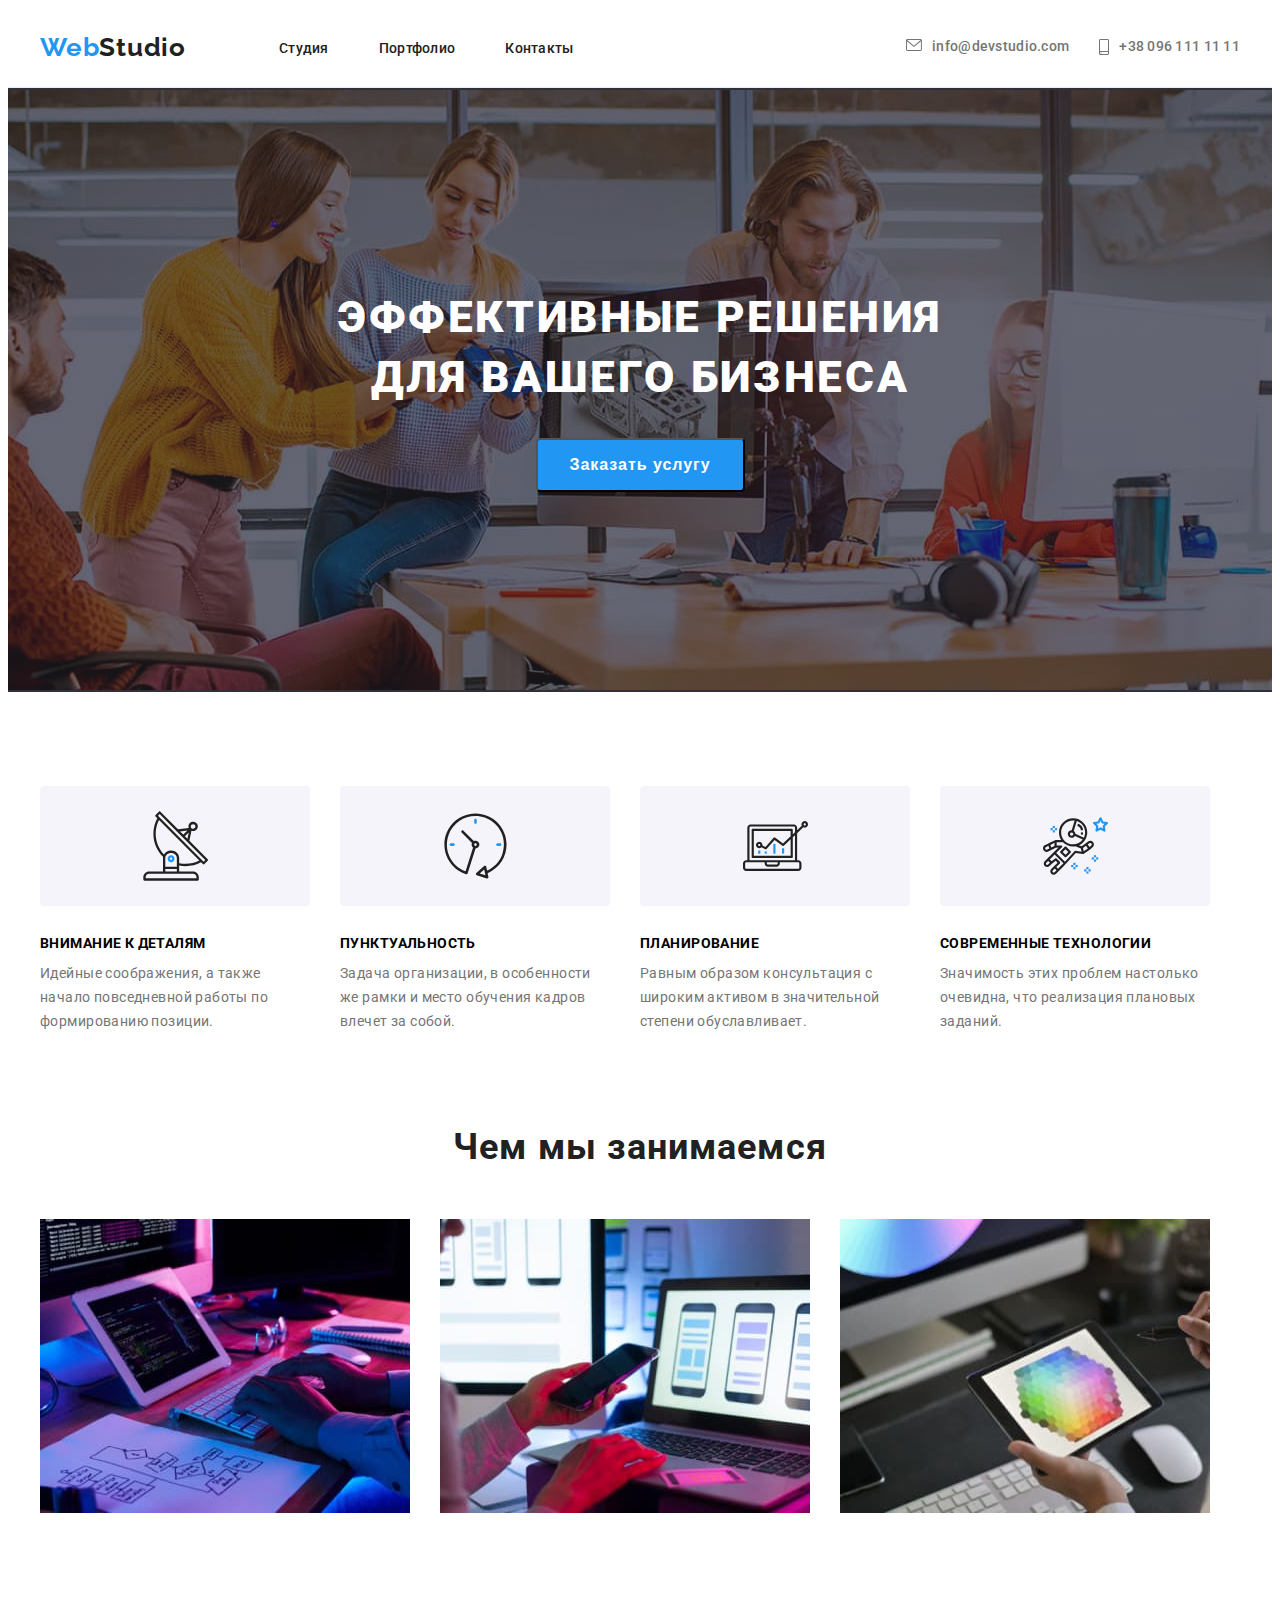
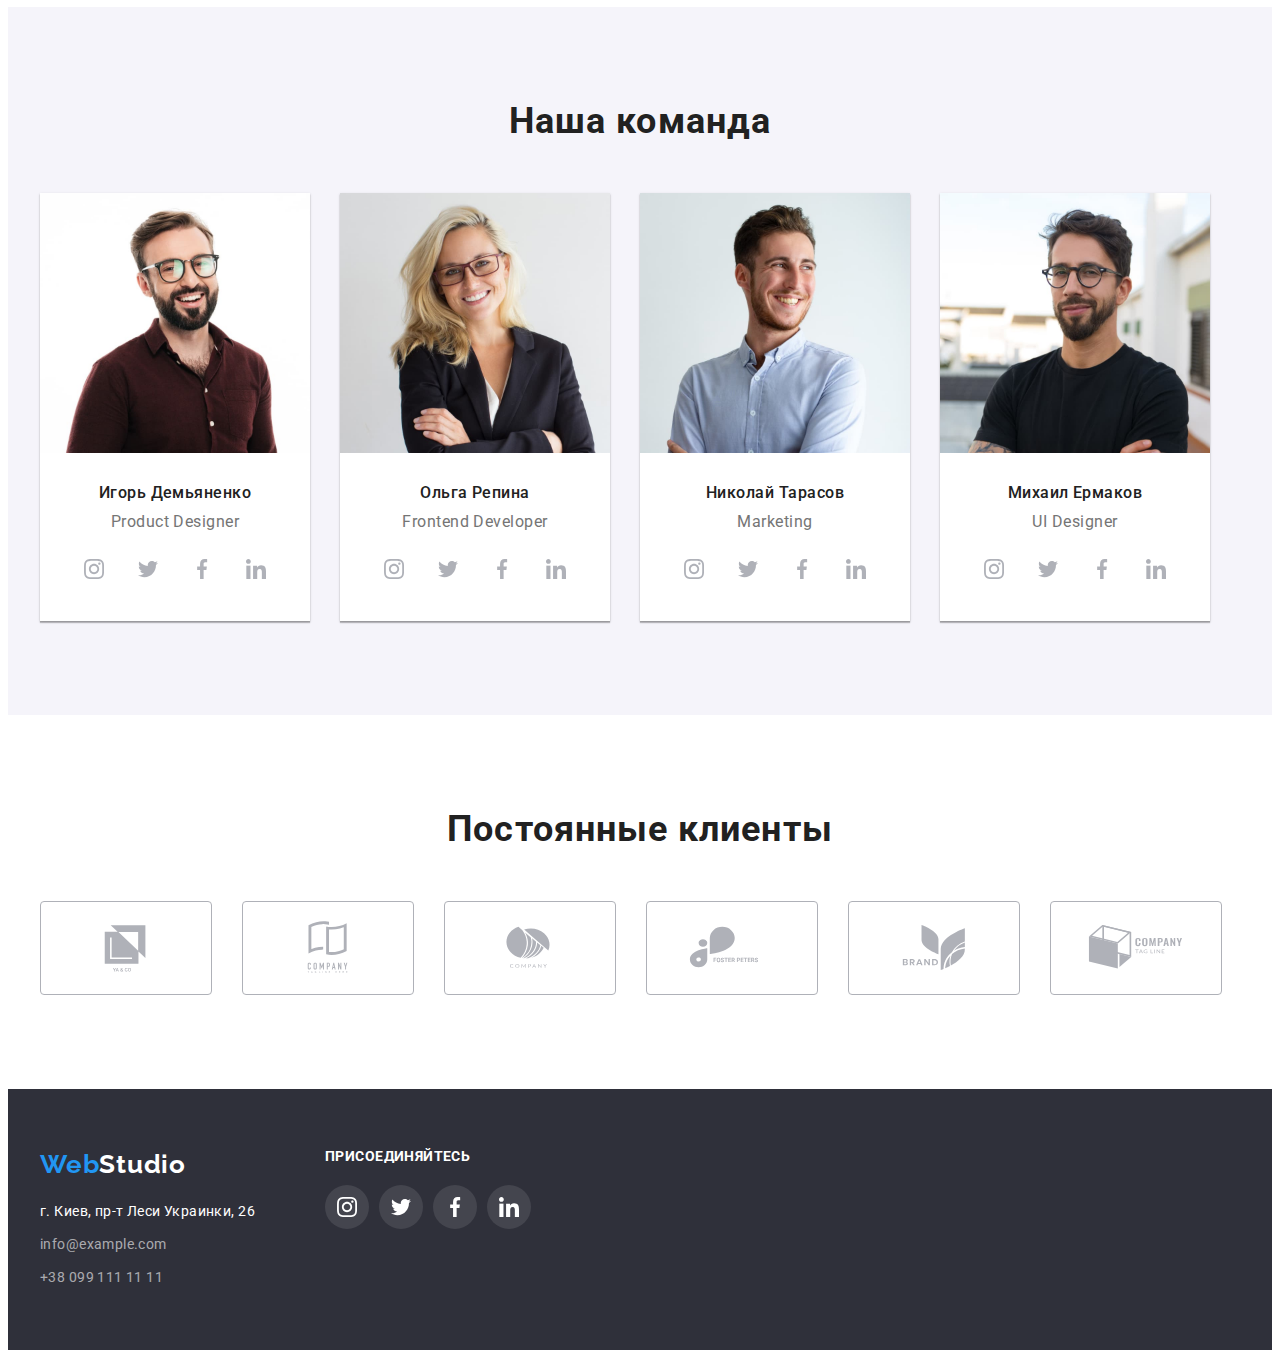
<file: index.html>
<!DOCTYPE html>
<html lang="en">
<head>
    <meta charset="UTF-8">
    <meta http-equiv="X-UA-Compatible" content="IE=edge">
    <meta name="viewport" content="width=device-width, initial-scale=1.0">
    <title>Business</title>

    <link rel="stylesheet" href="https://cdnjs.cloudflare.com/ajax/libs/modern-normalize/1.1.0/modern-normalize.min.css" integrity="sha512-wpPYUAdjBVSE4KJnH1VR1HeZfpl1ub8YT/NKx4PuQ5NmX2tKuGu6U/JRp5y+Y8XG2tV+wKQpNHVUX03MfMFn9Q==" crossorigin="anonymous" referrerpolicy="no-referrer" />
    <link rel="preconnect" href="https://fonts.googleapis.com">
    <link rel="preconnect" href="https://fonts.gstatic.com" crossorigin>
    <link href="https://fonts.googleapis.com/css2?family=Raleway:wght@700&family=Roboto:wght@400;500;700;900&display=swap" rel="stylesheet">
    <link rel="stylesheet" href="./css/styles.css"/>

</head>
<body>
    <header class="header">
        <div class="conteiner">
                <a href="Веб студия" class="header-logo">Web<span class="cange">Studio</span></a>
        <ul class="header-list dot-non">
            <li class="header-link"><a href="Студия" class="header-mouse">Студия</a></li>
            <li class="header-link"><a href="./portfolio.html" class="header-mouse">Портфолио</a></li>
            <li class="header-link"><a href="Контакт" class="header-mouse">Контакты</a></li>
        </ul>
        <div class="header-contakt">
    <a href="mailto:info@devstudio.com" class="header-adress">
     <svg class="header-icon-ramm" width="16" height="12">
        <use href="./picture/symbol-defs.svg#icon-envelope"></use>
     </svg>
     info@devstudio.com
    </a>
    <a class="header-tel" href="tel:+380961111111">
     <svg class="header-icon-ramt" width="10" height="16">
        <use href="./picture/symbol-defs.svg#icon-smartphone"></use>
     </svg>
    +38 096 111 11 11
    </a>
        </div>
        </div>
    </header>
    <main class="">
        <section class="name">
            <div class="conteiner">
        <h1 class="name-idia">Эффективные решения<br> для вашего бизнеса</h1>
        <button type="button" class="name-click">Заказать услугу</button>
            </div>
        </section>
        <section class="duty">
            <div class="conteiner">
            <h2 class="visually-hidden">Требование</h2>
            <div class="duty-noflex">
        <ul class="duty-icon-box dot-non">
            <li class="duty-icon-part">
                <a href="" class="duty-icon-cl">
                    <svg class="duty-icon-ram" width="65" height="70">
                        <use href="./picture/symbol-defs.svg#icon-group"></use>
                    </svg>
                </a>
            </li>
        </ul>
        <ul class="duty-icon-box dot-non">
            <li class="duty-icon-part">
                <a href="" class="duty-icon-cl">
                    <svg class="duty-icon-ram" width="65" height="70">
                        <use href="./picture/symbol-defs.svg#icon-clock"></use>
                    </svg>
                </a>
            </li>
        </ul>
        <ul class="duty-icon-box dot-non">
            <li class="duty-icon-part">
                <a href="" class="duty-icon-cl">
                    <svg class="duty-icon-ram" width="65" height="70">
                        <use href="./picture/symbol-defs.svg#icon-diagram"></use>
                    </svg>
                </a>
            </li>
        </ul>
        <ul class="duty-icon-box dot-non">
            <li class="duty-icon-part">
                <a href="" class="duty-icon-cl">
                    <svg class="duty-icon-ram" width="65" height="70">
                        <use href="./picture/symbol-defs.svg#icon-astronaut"></use>
                    </svg>
                </a>
            </li>
        </ul>
        </div>
        <ul class="dot-non duty-flex">
            <li class="duty-item">
                <h3 class="duty-must ">Внимание к деталям</h3>
                    <p class="duty-feature link-view">Идейные соображения, а также начало повседневной работы по формированию позиции.</p>
            </li>
            <li class="duty-item">
                <h3 class="duty-must">Пунктуальность</h3>
                    <p class="duty-feature link-view">Задача организации, в особенности же рамки и место обучения кадров влечет за собой.</p>
            </li>
            <li class="duty-item">
                <h3 class="duty-must">Планирование</h3>
                    <p class="duty-feature link-view">Равным образом консультация с широким активом в значительной степени обуславливает.</p>
            </li>
            <li class="duty-item">
                <h3 class="duty-must">Современные технологии</h3>
                    <p class="duty-feature link-view">Значимость этих проблем настолько очевидна, что реализация плановых заданий.</p>
            </li>
        </ul>
            </div>
        </section>
        <section class="work">
            <div class="conteiner">
        <h2 class="work-name">Чем мы занимаемся</h2>
        <ul class="dot-non work-foto">
            <li class="work-item"><img src="./picture/img1.jpg" alt="Набор с безпроводной клавиатуры перед планшетом" class="work-img"/></li>
            <li class="work-item"><img src="./picture/img2.jpg" alt="Синхронизация моб с ноутом" class="work-img"/></li>
            <li class="work-item"><img src="./picture/img3.jpg" alt="Палитра цветов на планшете" class="work-img"/></li>
        
        </ul>
            </div>
        </section>
        <section class="team">
            <div class="conteiner">
            <h2 class="team-profettional">Наша команда</h2>
            <ul class="dot-non team-flex">
                <li class="team-item">
                    <img src="./picture/wor1.jpg" class="team-face" alt="Игорь Демьяненко" width="270" height="260"/>
                    <div class="team-position">
                        <h3 class="team-name team-smoler">Игорь Демьяненко</h3>
                            <p class="til-text">Product Designer</p>
                            <!-- <div class="duty-noflex"> -->
                            <ul class="team-icon-box dot-non">
                                <li class="team-icon-part">
                                    <a href="" class="team-icon-cl">
                                        <svg class="team-icon-ram" width="20" height="20">
                                            <use href="./picture/symbol-defs.svg#icon-instagram"></use>
                                        </svg>
                                    </a>
                                </li>
                            <ul class="team-icon-box dot-non">
                                <li class="team-icon-part">
                                    <a href="" class="team-icon-cl">
                                        <svg class="team-icon-ram" width="20" height="20">
                                            <use href="./picture/symbol-defs.svg#icon-twitter"></use>
                                        </svg>
                                    </a>
                                </li>
                            <ul class="team-icon-box dot-non">
                                <li class="team-icon-part">
                                    <a href="" class="team-icon-cl">
                                        <svg class="team-icon-ram" width="20" height="20">
                                            <use href="./picture/symbol-defs.svg#icon-facebook"></use>
                                        </svg>
                                    </a>
                                </li>
                            <ul class="team-icon-box dot-non">
                                <li class="team-icon-part">
                                    <a href="" class="team-icon-cl">
                                        <svg class="team-icon-ram" width="20" height="20">
                                            <use href="./picture/symbol-defs.svg#icon-linkedin"></use>
                                        </svg>
                                    </a>
                                </li>
                            </ul>
                        <!-- </div> -->
                            </div>
                </li>
                <li class="team-item">
                    <img src="./picture/wor2.jpg" class="" alt="Ольга Репина" width="270" height="260"/>
                    <div class="team-position">
                        <h3 class="team-name team-smoler">Ольга Репина</h3>
                            <p class="til-text">Frontend Developer</p>
                            <ul class="team-icon-box dot-non">
                                <li class="team-icon-part">
                                    <a href="" class="team-icon-cl">
                                        <svg class="team-icon-ram" width="20" height="20">
                                            <use href="./picture/symbol-defs.svg#icon-instagram"></use>
                                        </svg>
                                    </a>
                                </li>
                            <ul class="team-icon-box dot-non">
                                <li class="team-icon-part">
                                    <a href="" class="team-icon-cl">
                                        <svg class="team-icon-ram" width="20" height="20">
                                            <use href="./picture/symbol-defs.svg#icon-twitter"></use>
                                        </svg>
                                    </a>
                                </li>
                            <ul class="team-icon-box dot-non">
                                <li class="team-icon-part">
                                    <a href="" class="team-icon-cl">
                                        <svg class="team-icon-ram" width="20" height="20">
                                            <use href="./picture/symbol-defs.svg#icon-facebook"></use>
                                        </svg>
                                    </a>
                                </li>
                            <ul class="team-icon-box dot-non">
                                <li class="team-icon-part">
                                    <a href="" class="team-icon-cl">
                                        <svg class="team-icon-ram" width="20" height="20">
                                            <use href="./picture/symbol-defs.svg#icon-linkedin"></use>
                                        </svg>
                                    </a>
                                </li>
                            </ul>
                            </div>
                </li>
                <li class="team-item">
                    <img src="./picture/wor3.jpg" class="" alt="Николай Тарасов" width="270" height="260"/>
                    <div class="team-position">
                        <h3 class="team-name team-smoler">Николай Тарасов</h3>
                            <p class="til-text">Marketing</p>
                            <ul class="team-icon-box dot-non">
                                <li class="team-icon-part">
                                    <a href="" class="team-icon-cl">
                                        <svg class="team-icon-ram" width="20" height="20">
                                            <use href="./picture/symbol-defs.svg#icon-instagram"></use>
                                        </svg>
                                    </a>
                                </li>
                            <ul class="team-icon-box dot-non">
                                <li class="team-icon-part">
                                    <a href="" class="team-icon-cl">
                                        <svg class="team-icon-ram" width="20" height="20">
                                            <use href="./picture/symbol-defs.svg#icon-twitter"></use>
                                        </svg>
                                    </a>
                                </li>
                            <ul class="team-icon-box dot-non">
                                <li class="team-icon-part">
                                    <a href="" class="team-icon-cl">
                                        <svg class="team-icon-ram" width="20" height="20">
                                            <use href="./picture/symbol-defs.svg#icon-facebook"></use>
                                        </svg>
                                    </a>
                                </li>
                            <ul class="team-icon-box dot-non">
                                <li class="team-icon-part">
                                    <a href="" class="team-icon-cl">
                                        <svg class="team-icon-ram" width="20" height="20">
                                            <use href="./picture/symbol-defs.svg#icon-linkedin"></use>
                                        </svg>
                                    </a>
                                </li>
                            </ul>
                            </div>
                </li>
                <li class="team-item">
                    <img src="./picture/wor4.jpg" class="" alt="Михаил Ермаков" width="270" height="260"/>
                    <div class="team-position">
                        <h3 class="team-name team-smoler">Михаил Ермаков</h3>
                            <p class="til-text">UI Designer</p>
                            <ul class="team-icon-box dot-non">
                                <li class="team-icon-part">
                                    <a href="" class="team-icon-cl">
                                        <svg class="team-icon-ram" width="20" height="20">
                                            <use href="./picture/symbol-defs.svg#icon-instagram"></use>
                                        </svg>
                                    </a>
                                </li>
                            <ul class="team-icon-box dot-non">
                                <li class="team-icon-part">
                                    <a href="" class="team-icon-cl">
                                        <svg class="team-icon-ram" width="20" height="20">
                                            <use href="./picture/symbol-defs.svg#icon-twitter"></use>
                                        </svg>
                                    </a>
                                </li>
                            <ul class="team-icon-box dot-non">
                                <li class="team-icon-part">
                                    <a href="" class="team-icon-cl">
                                        <svg class="team-icon-ram" width="20" height="20">
                                            <use href="./picture/symbol-defs.svg#icon-facebook"></use>
                                        </svg>
                                    </a>
                                </li>
                            <ul class="team-icon-box dot-non">
                                <li class="team-icon-part">
                                    <a href="" class="team-icon-cl">
                                        <svg class="team-icon-ram" width="20" height="20">
                                            <use href="./picture/symbol-defs.svg#icon-linkedin"></use>
                                        </svg>
                                    </a>
                                </li>
                            </ul>
                            </div>
                </li>
            </ul>
            </div>
        </section>
        <section class="client">
            <div class="conteiner">
                <h2 class="team-profettional">Постоянные клиенты</h2>
                <div class="duty-noflex">
                <ul class="client-icon-box dot-non">
                    <li class="client-icon-part">
                        <a href="" class="client-icon-cl">
                            <svg class="client-icon-ram" width="106" height="60">
                                <use href="./picture/symbol-defs.svg#icon-kvad"></use>
                            </svg>
                        </a>
                    </li>
                </ul>
                <ul class="client-icon-box dot-non">
                    <li class="client-icon-part">
                        <a href="" class="client-icon-cl">
                            <svg class="client-icon-ram" width="106" height="60">
                                <use href="./picture/symbol-defs.svg#icon-two"></use>
                            </svg>
                        </a>
                    </li>
                </ul>
                <ul class="client-icon-box dot-non">
                    <li class="client-icon-part">
                        <a href="" class="client-icon-cl">
                            <svg class="client-icon-ram" width="106" height="60">
                                <use href="./picture/symbol-defs.svg#icon-cut"></use>
                            </svg>
                        </a>
                    </li>
                </ul>
                <ul class="client-icon-box dot-non">
                    <li class="client-icon-part">
                        <a href="" class="client-icon-cl">
                            <svg class="client-icon-ram" width="106" height="60">
                                <use href="./picture/symbol-defs.svg#icon-cap"></use>
                            </svg>
                        </a>
                    </li>
                </ul>
                <ul class="client-icon-box dot-non">
                    <li class="client-icon-part">
                        <a href="" class="client-icon-cl">
                            <svg class="client-icon-ram" width="106" height="60">
                                <use href="./picture/symbol-defs.svg#icon-list"></use>
                            </svg>
                        </a>
                    </li>
                </ul>
                <ul class="client-icon-box dot-non">
                    <li class="client-icon-part">
                        <a href="" class="client-icon-cl">
                            <svg class="client-icon-ram" width="106" height="60">
                                <use href="./picture/symbol-defs.svg#icon-kub"></use>
                            </svg>
                        </a>
                    </li>
                </ul>
            </div>
            </div>
        </section>
    </main>
        <footer class="footer">
            <div class="conteiner">
                <div class="footer-cont">
            <a href="Веб студия" class="footer-name">Web<span class="change-foot">Studio</span></a>
            <address class="">
                <ul class="link-view dot-non ital-non">
                    <li class="footer-space"><a href="https://goo.gl/maps/Ccf1EWXagNhGhqw1A" class="footer-item-map">г. Киев, пр-т Леси Украинки, 26</a></li>
                    <li class="footer-space"><a href="mailto:info@example.com" class="footer-item-mail">info@example.com</a></li>
                    <li class="footer-space"><a href="tel:+380991111111" class="footer-tel">+38 099 111 11 11</a></li>
                </ul>
            </address>
            </div>
            <div class="footer-icon">
            <h2 class="footer-icon-text">ПРИСОЕДИНЯЙТЕСЬ</h2>
            <ul class="footer-icon-box dot-non">
                <li class="footer-icon-part">
                    <a href="" class="footer-icon-cl">
                        <svg class="footer-icon-ram" width="20" height="20">
                            <use href="./picture/symbol-defs.svg#icon-instagram"></use>
                        </svg>
                    </a>
                </li>
                <li class="footer-icon-part">
                    <a href="" class="footer-icon-cl">
                        <svg class="footer-icon-ram" width="20" height="20">
                            <use href="./picture/symbol-defs.svg#icon-twitter"></use>
                        </svg>
                    </a>
                </li>
                <li class="footer-icon-part">
                    <a href="" class="footer-icon-cl">
                        <svg class="footer-icon-ram" width="20" height="20">
                            <use href="./picture/symbol-defs.svg#icon-facebook"></use>
                        </svg>
                    </a>
                </li>
                <li class="footer-icon-part">
                    <a href="" class="footer-icon-cl">
                        <svg class="footer-icon-ram" width="20" height="20">
                            <use href="./picture/symbol-defs.svg#icon-linkedin"></use>
                        </svg>
                    </a>
                </li>
            </ul>
        </div>
    </div>
        </footer>
</body>
</html>
</file>
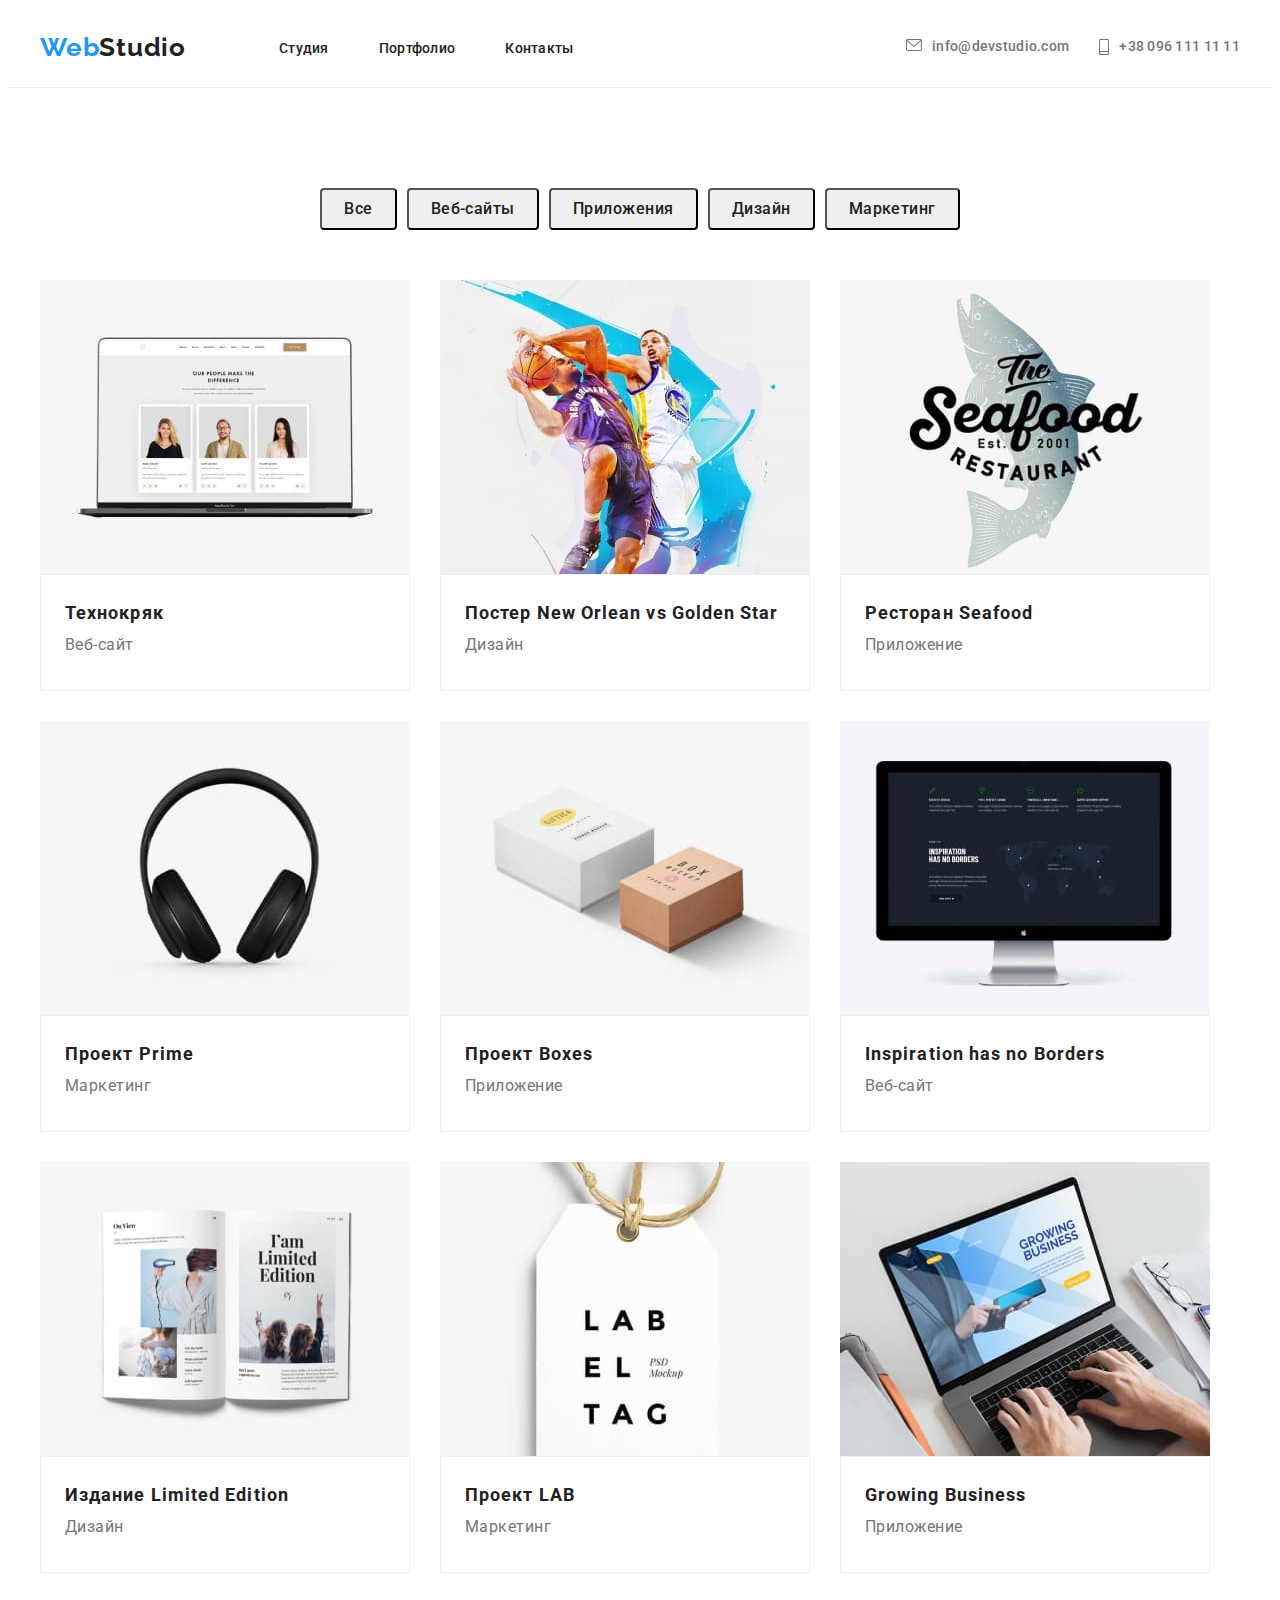
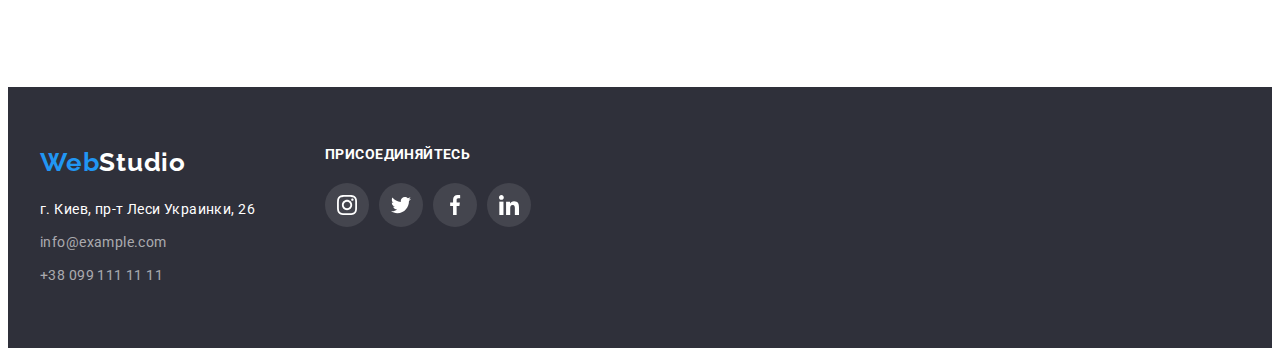
<file: portfolio.html>
<!DOCTYPE html>
<html lang="en">
<head>
    <meta charset="UTF-8">
    <meta http-equiv="X-UA-Compatible" content="IE=edge">
    <meta name="viewport" content="width=device-width, initial-scale=1.0">
    <title>Portfolio</title>

    <link rel="stylesheet" href="https://cdnjs.cloudflare.com/ajax/libs/modern-normalize/1.1.0/modern-normalize.min.css" integrity="sha512-wpPYUAdjBVSE4KJnH1VR1HeZfpl1ub8YT/NKx4PuQ5NmX2tKuGu6U/JRp5y+Y8XG2tV+wKQpNHVUX03MfMFn9Q==" crossorigin="anonymous" referrerpolicy="no-referrer" />
    <link rel="preconnect" href="https://fonts.googleapis.com">
    <link rel="preconnect" href="https://fonts.gstatic.com" crossorigin>
    <link href="https://fonts.googleapis.com/css2?family=Raleway:wght@700&family=Roboto:wght@400;500;700;900&display=swap" rel="stylesheet">
    <link rel="stylesheet" href="./css/styles.css"/>
</head>
<body>
    <header class="header">
        <div class="conteiner">
        <a href="./index.html" class="header-logo">Web<span class="cange">Studio</span></a>
            <ul class="header-list dot-non">
                <li class="header-link"><a href="Студия" class="header-mouse">Студия</a></li>
                <li class="header-link"><a href="Портфолио" class="header-mouse">Портфолио</a></li>
                <li class="header-link"><a href="Контакт" class="header-mouse">Контакты</a></li>
            </ul>
            <div class="header-contakt">
                <a href="mailto:info@devstudio.com" class="header-adress">
                    <svg class="header-icon-ramm" width="16" height="12">
                       <use href="./picture/symbol-defs.svg#icon-envelope"></use>
                    </svg>
                    info@devstudio.com
                   </a>
                   <a class="header-tel" href="tel:+380961111111">
                    <svg class="header-icon-ramt" width="10" height="16">
                       <use href="./picture/symbol-defs.svg#icon-smartphone"></use>
                    </svg>
                   +38 096 111 11 11
                   </a>
            </div>

            </div>
        </header>
<main class="">
<section class="betveen">
    <div class="conteiner">
        <div class="team-line">
<ul class="dot-non main-click ">
<li class="team-space"><button type="button" class="team-smoler team-bl">Все</button></li>
<li class="team-space"><button type="button" class="team-smoler team-bl">Веб-сайты</button></li>
<li class="team-space"><button type="button" class="team-smoler team-bl">Приложения</button></li>
<li class="team-space"><button type="button" class="team-smoler team-bl">Дизайн</button></li>
<li class="team-space"><button type="button" class="team-smoler team-bl">Маркетинг</button></li>
</ul>
        </div>
    <h1 class="visually-hidden">Перечень</h1>
    <ul class="dot-non indent-flex">
        <li class="indent-box">
            <img src="./picture/port_let.jpg" alt="На экране ноутбука три человека" class="space-pic" width="370" height="294">
            <div class="indent-in">
            <h2 class="pic-list bl-color">Технокряк</h2>
            <p class="til-text">Веб-сайт</p>
            </div>
        </li>
        <li class="indent-box">
            <img src="./picture/port_bask.jpg" alt="Баскетболист делает кидок" class="space-pic" width="370" height="294">
            <div class="indent-in">
            <h2 class="pic-list bl-color">Постер New Orlean vs Golden Star</h2>
            <p class="til-text">Дизайн</p>
            </div>
        </li>
        <li class="indent-box">
            <img src="./picture/port_sea.jpg" alt="Реклама рыбного ресторана" class="space-pic" width="370" height="294">
            <div class="indent-in">
            <h2 class="pic-list bl-color">Ресторан Seafood</h2>
            <p class="til-text">Приложение</p>
            </div>
        </li>
        <li class="indent-box">
            <img src="./picture/port_head.jpg" alt="Полноразмерніе наушники" class="space-pic" width="370" height="294">
            <div class="indent-in">
            <h2 class="pic-list bl-color">Проект Prime</h2>
            <p class="til-text">Маркетинг</p>
            </div>
        </li>
        <li class="indent-box">
            <img src="./picture/port_box.jpg" alt="Две коробки" class="space-pic" width="370" height="294">
            <div class="indent-in">
            <h2 class="pic-list bl-color">Проект Boxes</h2>
            <p class="til-text">Приложение</p>
            </div>
        </li>
        <li class="indent-box">
            <img src="./picture/port_mon.jpg" alt="Монитор" class="space-pic" width="370" height="294">
            <div class="indent-in">
            <h2 class="pic-list bl-color">Inspiration has no Borders</h2>
            <p class="til-text">Веб-сайт</p>
            </div>
        </li>
        <li class="indent-box">
            <img src="./picture/port_book.jpg" alt="Открытая книга" class="space-pic" width="370" height="294">
            <div class="indent-in">
            <h2 class="pic-list bl-color">Издание Limited Edition</h2>
            <p class="til-text">Дизайн</p>
            </div>
        </li>
        <li class="indent-box">
            <img src="./picture/port_etic.jpg" alt="Этикетка на веревочке" class="space-pic" width="370" height="294">
            <div class="indent-in">
            <h2 class="pic-list bl-color">Проект LAB</h2>
            <p class="til-text">Маркетинг</p>
            </div>
        </li>
        <li class="indent-box">
            <img src="./picture/port_not.jpg" alt="Работа за ноутбуком" class="space-pic" width="370" height="294">
            <div class="indent-in">
            <h2 class="pic-list bl-color">Growing Business</h2>
            <p class="til-text">Приложение</p>
            </div>
        </li>
    </ul>
</div>
</section>
</main>
<footer class="footer">
    <div class="conteiner">
        <div class="footer-cont">
    <a href="Веб студия" class="footer-name">Web<span class="change-foot">Studio</span></a>
    <address class="">
        <ul class="link-view dot-non ital-non">
            <li class="footer-space"><a href="https://goo.gl/maps/Ccf1EWXagNhGhqw1A" class="footer-item-map">г. Киев, пр-т Леси Украинки, 26</a></li>
            <li class="footer-space"><a href="mailto:info@example.com" class="footer-item-mail">info@example.com</a></li>
            <li class="footer-space"><a href="tel:+380991111111" class="footer-tel">+38 099 111 11 11</a></li>
        </ul>
    </address>
    </div>
    <div class="footer-icon">
    <h2 class="footer-icon-text">ПРИСОЕДИНЯЙТЕСЬ</h2>
    <ul class="footer-icon-box dot-non">
        <li class="footer-icon-part">
            <a href="" class="footer-icon-cl">
                <svg class="footer-icon-ram" width="20" height="20">
                    <use href="./picture/symbol-defs.svg#icon-instagram"></use>
                </svg>
            </a>
        </li>
        <li class="footer-icon-part">
            <a href="" class="footer-icon-cl">
                <svg class="footer-icon-ram" width="20" height="20">
                    <use href="./picture/symbol-defs.svg#icon-twitter"></use>
                </svg>
            </a>
        </li>
        <li class="footer-icon-part">
            <a href="" class="footer-icon-cl">
                <svg class="footer-icon-ram" width="20" height="20">
                    <use href="./picture/symbol-defs.svg#icon-facebook"></use>
                </svg>
            </a>
        </li>
        <li class="footer-icon-part">
            <a href="" class="footer-icon-cl">
                <svg class="footer-icon-ram" width="20" height="20">
                    <use href="./picture/symbol-defs.svg#icon-linkedin"></use>
                </svg>
            </a>
        </li>
    </ul>
</div>
</div>
</footer> 
</body>
</html>
</file>
<file: css/styles.css>
:root{--navi-color:#2196F3;
      --color-class: #212121;
      --color-main:#ffffff;
      --edge-padd:94px;
      --fif-mar:50px;
      --third-mar:30px;
    }

body {
    font-family: 'Roboto', 'sans-serif';
}

img{
    display: block;
    max-width: 100%;
    height: auto;
}


 p, h1, h2, h3, h4, h5, h6{
     margin: 0;
 }

 ul, li{
     margin: 0;
     padding-left: 0;
 }

 .conteiner{
   width: 1200px; 
   padding-left: 15px;
   padding-right: 15px;
   margin: 0 auto;
 }

 /*спрятать*/
 .visually-hidden{
     position: absolute;
     width: 1px;
     height: 1px;
     margin: -1px;
     border: 0;
     padding: 0;
     white-space: nowrap;
     clip-path: inset(100%);
     clip: rect(0000);
     overflow: hidden;
 }

.dot-non {
    list-style: none;
}

 .ital-non{
     font-style: normal;
    }

    .cange{
    color: var(--color-class);
    }

    .change-foot{
        color: var(--color-main);
    }

    .bl-color{
        color:var(--color-class);
    }

    .header {
        background: var(--color-main);
        text-decoration: none;
        padding-top: 24px;
        padding-bottom: 24px;
      /*   position: absolute;
width: 1600px;
height: 0px;
left: 0px;
top: 80px; */

border-bottom: 1px solid #ECECEC;

     }

     .header .conteiner{
         display: flex;
         align-items: center;
     }

.header-logo { 
    font-family: 'Raleway';
    font-weight: 700;
    font-size: 26px;
    line-height: 1.19;
    /* identical to box height */
    letter-spacing: 0.03em;
    color: var(--navi-color);
    text-decoration: none;
    margin-right: 93px;
}

.header-link{
 
}
.header-link:not(:last-child){margin-right: var(--fif-mar);}

.header-mouse {
font-weight: 500;
font-size: 14px;
line-height: 1.14;
letter-spacing: 0.02em;
color:var(--color-class);
text-decoration: none;
 }

 .header-mouse:hover {
    color: var(--navi-color);
}
.header-mouse:focus {
    color: var(--navi-color);
}

.header-list{
    display: flex;

}

.header-contakt{
    margin-left: auto;
    display: flex;
}



.header-adress {
font-weight: 500;
font-size: 14px;
line-height: 1.14;
letter-spacing: 0.02em;
color: #757575;
text-decoration: none;
margin-right: 30px;
display: flex;
 }

 .header-adress:hover, .header-adress:focus{
    color: #2196F3;
    }

    .header-icon-ramm{
        margin-right: 10px;
        fill: #757575;
    }
 .header-icon-ramm:hover, .header-icon-ramm:focus{
     fill: #2196F3;
 }
 .header-adress:hover .header-icon-ramm, .header-adress:focus .header-icon-ramm{
     fill: #2196F3;
 }

.header-tel {
font-weight: 500;
font-size: 14px;
line-height: 1.14;
letter-spacing: 0.02em;
color: #757575;
text-decoration: none;
display: flex;
 }

 .header-tel:hover{
     color: #2196F3;
 }

 .header-icon-ramt{
     margin-right: 10px;
     fill: #757575;
 }
 .header-icon-ramt:hover, .header-icon-ramt:focus{
fill: #2196F3;
 }
 .header-tel:hover .header-icon-ramt, .header-tel:focus .header-icon-ramt{
     fill: #2196F3;
 }

.name {
    background: #2F303A;
    padding-top: 200px;
    padding-bottom: 200px;

     max-width: 1600px;
    background-position: center;
    background-repeat: no-repeat;
    background-image: linear-gradient(rgba(47, 48, 58, 0.4), rgba(47, 48, 58, 0.4)), url(../picture/fon_header.jpg);
 }

.name-idia {
font-weight: 900;
font-size: 44px;

line-height: 1.36;
text-align: center;
letter-spacing: 0.06em;
text-transform: uppercase;
color: var(--color-main);
margin-bottom: var(--third-mar);
 }

.name-click {
font-weight: 700;
font-size: 16px;
line-height: 1.88;
display: block;
align-items: center;
text-align: center;
letter-spacing: 0.06em;
color: var(--color-main);
background: #2196F3;
border-radius: 4px;
padding: 10px 32px;
min-width: 200px;
margin: 0 auto;

 }

.duty {
    padding-top:var(--edge-padd);
}

.duty-item {
    /*display: inline-block;*/
    width: 270px;
 }
.duty-item:not(:last-child){
    margin-right: var(--third-mar);
}

.duty-flex{
    display: flex;
}
.duty-must {
font-weight: 700;
font-size: 14px;
line-height: 1.14;
letter-spacing: 0.03em;
text-transform: uppercase;
margin-bottom: 10px;
 }

 /*icon*/
.header-icon-cl{

}
.duty-icon-cl {
    width: 270px;
    height: 120px;
    background-color: #F5F4FA;
    border-radius: 4px;
    display: flex;
    justify-content: center;
    align-items: center;
}

.duty-noflex{
    display: flex;
}
.duty-icon-box{
    margin-bottom: 30px;
}
.duty-icon-box +.duty-icon-box{
    margin-left: 30px;
}

.team-icon-cl{
width: 44px;
height: 44px;
background-color: #ffffff;
border-radius: 50%;
display: flex;
justify-content: center;
align-items: center;
}

.team-icon-box{
    display: flex;
    justify-content: center;
    align-content: center;
}
.team-icon-part{ }
.team-icon-part:not(:last-child){margin-right: 10px;}

.team-icon-cl:hover, .team-icon-cl:focus{
    background-color: #2196F3;
}
.team-icon-ram{
    fill: #AFB1B8;
}

.team-icon-ram:hover, .team-icon-ram:focus{
    fill: #EEEEEE;
}

.team-icon-cl:hover .team-icon-ram, .team-icon-cl:focus .team-icon-ram{
    fill: #ffffff;
}

.client{
    padding-top: 94px;
    padding-bottom: 94px;
}
.client-icon-cl {
    width: 170px;
    height: 92px;
    border: 1px solid #AFB1B8;
    border-radius: 4px;
    display: flex;
    justify-content: center;
    align-items: center;
}

.client-icon-box +.client-icon-box{
    margin-left: 30px;
}
.client-icon-ram{
    fill: #AFB1B8;
}

.client-icon-ram:hover, .client-icon-ram:focus{
    fill: #2196F3;
}


.client-icon-cl:hover, .client-icon-cl:focus{
    border-color: #2196F3;
}


.client-icon-cl:hover .client-icon-ram, .client-icon-cl:focus .client-icon-ram{
    fill: #2196F3;
}

.footer-cont{
    margin-right: 70px;
}
.footer .conteiner {
    display: flex;
   
    .footer-icon{
        align-items: baseli;
    }
}
.footer-icon-text{
font-weight: 700;
font-size: 14px;
line-height: 1.14;
letter-spacing: 0.03em;
color: #FFFFFF;

margin-bottom: 20px;
}
.footer-icon-cl{
    width: 44px;
    height: 44px;
    background-color: rgba(255, 255, 255, 0.1);
    border-radius: 50%;
    display: flex;
    justify-content: center;
    align-items: center;
}
.footer-icon-cl:hover, .footer-icon-cl:focus{
    background-color: #2196F3;
} 
.footer-icon-ram{
    fill: #ffffff;
}

.footer-icon-box{
    display: flex;
    justify-content: center;
}

.footer-icon-part{ }
.footer-icon-part:not(:last-child){margin-right: 10px;}

.work {
    padding-top: var(--edge-padd);
    padding-bottom: var(--edge-padd);
 }

.work-name {
font-weight: 700;
font-size: 36px;
line-height: 1.16;
text-align: center;
letter-spacing: 0.03em;
color:var(--color-class);
margin-bottom: var(--fif-mar);
 }

 .work-foto{
     display: flex;
 }
 .work-item { }
.work-item:not(:last-child){margin-right: var(--third-mar);}


.team { 
    background: #F5F4FA;
    padding-top: var(--edge-padd);
    padding-bottom: var(--edge-padd);
}

.team-flex{
    display: flex;
}

.team-profettional {
font-weight: 700;
font-size: 36px;
line-height: 1.16;
text-align: center;
letter-spacing: 0.03em;
color:var(--color-class);
margin-bottom: var(--fif-mar);
 }


.team-item { 
background-color: #ffffff;
box-shadow: 0px 1px 3px rgba(0, 0, 0, 0.12), 0px 1px 1px rgba(0, 0, 0, 0.14), 0px 2px 1px rgba(0, 0, 0, 0.2);
}
.team-item:not(:last-child){margin-right: var(--third-mar);}


.team-smoler{
    font-family: roboto;
    font-weight: 500;
    font-size: 16px;
    text-align: center;
    letter-spacing: 0.03em; 
    
}

.team-name {
line-height: 1.19;
/* identical to box height */
color:var(--color-class);
margin-bottom: 10px;
}

.team-bl{
    color:var(--color-class);
    border-radius: 4px;
    display: inline-block;
    padding: 6px 22px;
    line-height: 1.62;
    color: #212121;
}
.team-bl:hover, .team-bl:focus{
    color: #FFFFFF;
}

.team-bl:not(:last-child){
    margin-right: var(--third-mar);
}

.team-bl:hover, .team-bl:focus  {
    background-color: var(--navi-color);
}


.click-prt{
    line-height: 1.6; 
}

.til-text{
    font-size: 16px;
    line-height: 1.19;
    letter-spacing: 0.03em;
    color: #757575;
    margin-bottom: 16px;
}

.team-position {
text-align: center;
padding-top: 30px;
padding-bottom: 30px;
}

.footer {
    background: #2F303A;
    text-decoration: none;
padding-top: 60px;
padding-bottom: 60px;
 }

.footer-name {
font-family: Raleway, Calibri;
font-weight: 700;
font-size: 26px;
line-height: 1.19;
/* identical to box height */
letter-spacing: 0.03em;
color: var(--navi-color);
text-decoration: none;
display: inline-block;
margin-bottom: 20px;
 }

.link-view {
    font-size: 14px;
    line-height: 1.71;
    letter-spacing: 0.03em;
    color: #757575;
}

.footer-space{}
.footer-space:not(:last-child){
    margin-bottom: 9px;
}
.footer-item-map {
color: var(--color-main);
display: inline-block;
text-decoration: none;

 }

.footer-item-mail {
color: rgba(255, 255, 255, 0.6);
display: inline-block;
text-decoration: none;
 }

.footer-tel {
color: rgba(255, 255, 255, 0.6);
display: inline-block;
text-decoration: none;
 }

 /* портфолио */
 .pic-list{
    font-weight: 700;
    font-size: 18px;
    line-height: 2;
    margin-bottom: 4px;
    

    letter-spacing: 0.06em;
   
 }

 .betveen{
     padding-top: 100px;
     padding-bottom: 114px;
 }

 .main-click {
    text-decoration: none;
    margin-bottom: 50px;
    display: flex;
    justify-content: center;
 }


    .team-line{
        margin-left: auto;
        margin-right: auto;
        margin-bottom: var(--fif-mar);
    }

.team-space:not(:last-child){
    margin-right: 10px;
}

.indent-flex{
    display: flex;
    flex-wrap: wrap;
    flex-basis: calc((100%-90px)/3);
    margin-right: -30px;
    margin-bottom: -30px;
}

 .indent-box{
    margin-right: 30px;
    margin-bottom: 30px;

 }
 .indent-box:hover{
    box-shadow: 0px 1px 1px rgba(0, 0, 0, 0.12), 0px 4px 4px rgba(0, 0, 0, 0.06), 1px 4px 6px rgba(0, 0, 0, 0.16);
}

 .indent-in{
    padding-top: 20px;
    padding-bottom: 20px;
    padding-left: 24px;
    border: 1px solid #EEEEEE;
 }
</file>
